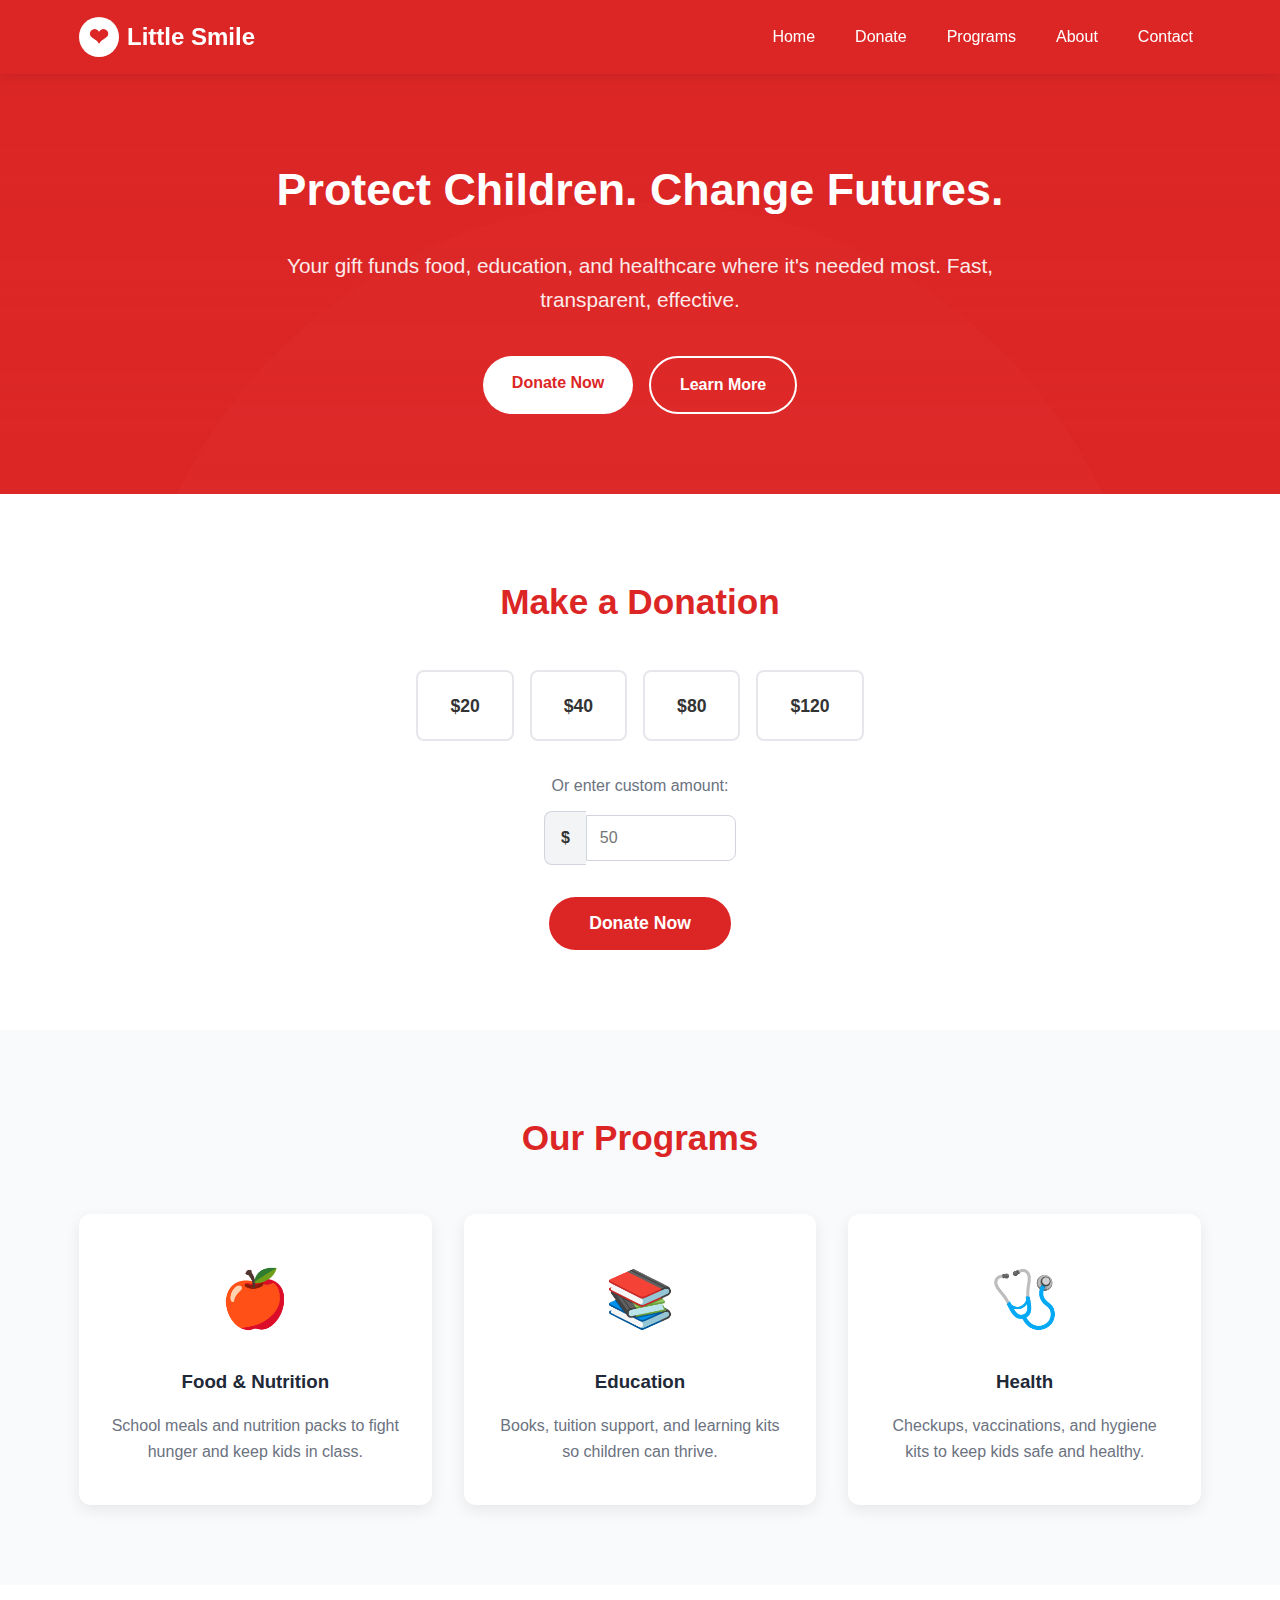
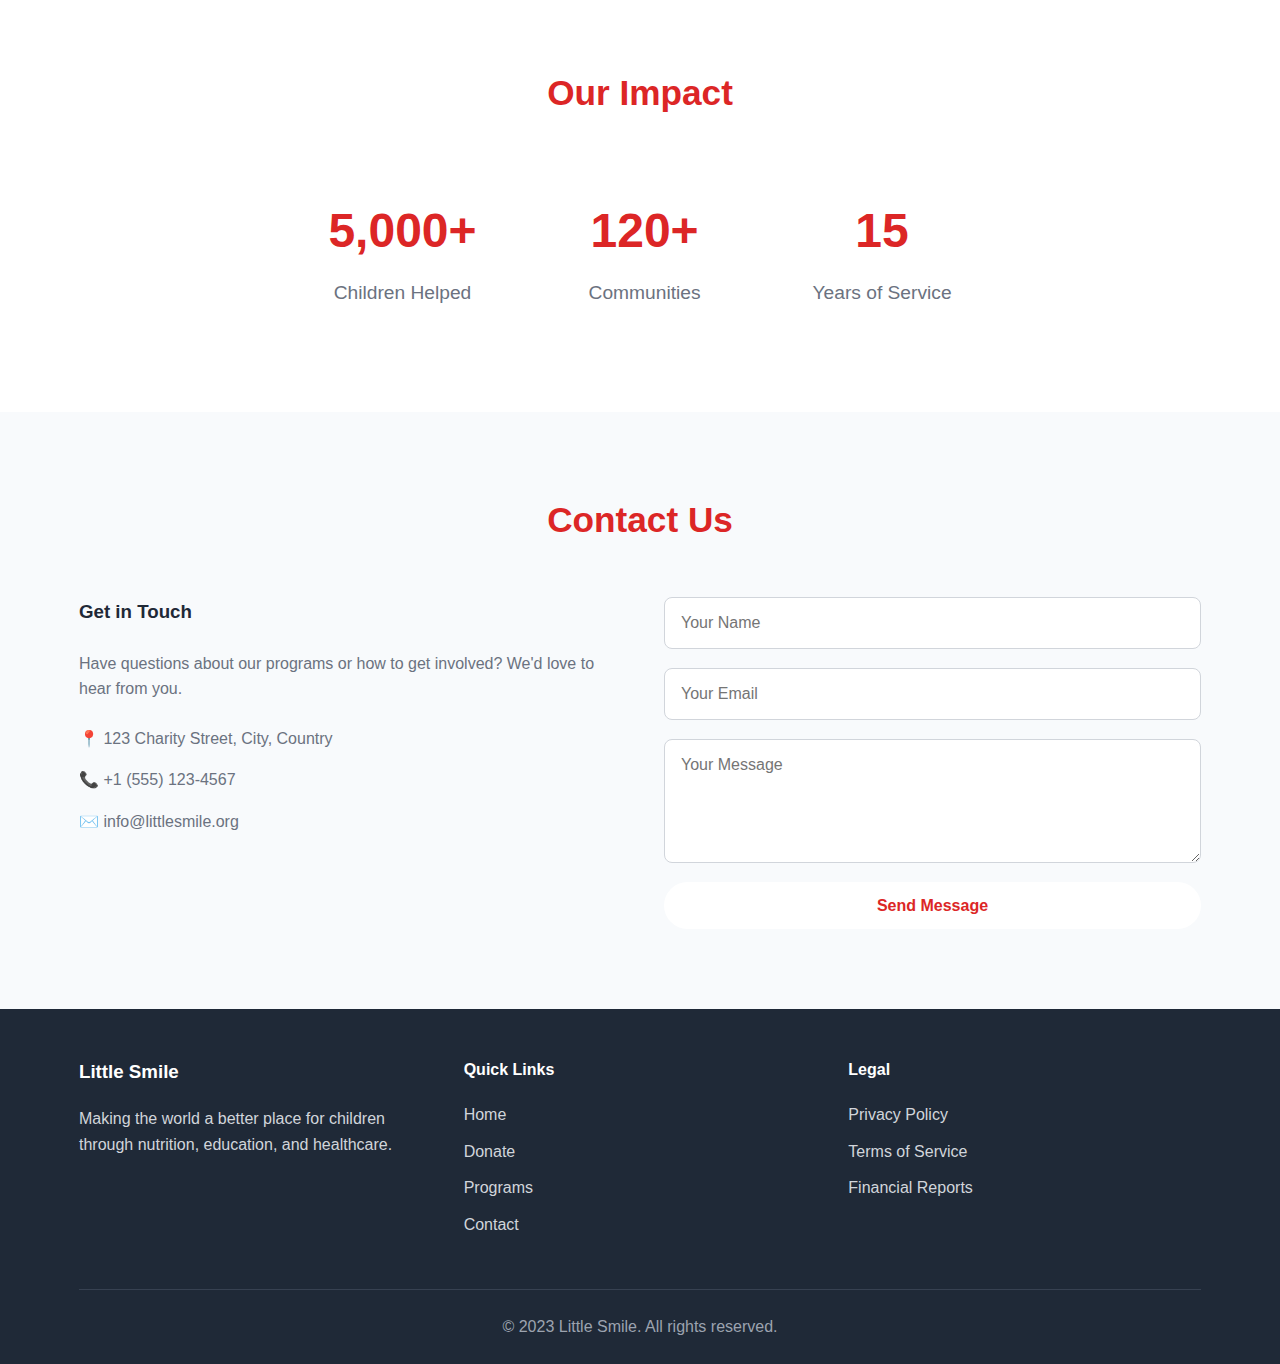
<file: index.html>
<!DOCTYPE html>
<html lang="en">
<head>
    <meta charset="UTF-8">
    <meta name="viewport" content="width=device-width, initial-scale=1.0">
    <title>Little Smile - Charity for Children</title>
    <link rel="stylesheet" href="styles.css">
</head>
<body>
    <!-- Header -->
    <header>
        <div class="container header-content">
            <a href="#" class="logo">
                <span class="logo-icon">❤</span>
                <span>Little Smile</span>
            </a>
            <nav>
                <a href="#">Home</a>
                <a href="#donate">Donate</a>
                <a href="#programs">Programs</a>
                <a href="#about">About</a>
                <a href="#contact">Contact</a>
            </nav>
        </div>
    </header>

    <!-- Hero Section -->
    <section class="hero">
        <div class="container hero-content">
            <h1>Protect Children. Change Futures.</h1>
            <p>Your gift funds food, education, and healthcare where it's needed most. Fast, transparent, effective.</p>
            <div class="cta-buttons">
                <a href="#donate" class="btn btn-primary">Donate Now</a>
                <a href="#programs" class="btn btn-secondary">Learn More</a>
            </div>
        </div>
    </section>

    <!-- Donation Section -->
    <section id="donate" class="donation-section">
        <div class="container">
            <h2>Make a Donation</h2>
            <div class="donation-options">
                <div class="option">$20</div>
                <div class="option">$40</div>
                <div class="option">$80</div>
                <div class="option">$120</div>
            </div>
            <div class="custom-amount">
                <p>Or enter custom amount:</p>
                <div class="input-group">
                    <span>$</span>
                    <input type="number" placeholder="50">
                </div>
            </div>
            <button class="btn btn-donate">Donate Now</button>
        </div>
    </section>

    <!-- Programs Section -->
    <section id="programs" class="programs-section">
        <div class="container">
            <h2>Our Programs</h2>
            <div class="programs-grid">
                <div class="program-card">
                    <div class="program-icon">🍎</div>
                    <h3>Food & Nutrition</h3>
                    <p>School meals and nutrition packs to fight hunger and keep kids in class.</p>
                </div>
                <div class="program-card">
                    <div class="program-icon">📚</div>
                    <h3>Education</h3>
                    <p>Books, tuition support, and learning kits so children can thrive.</p>
                </div>
                <div class="program-card">
                    <div class="program-icon">🩺</div>
                    <h3>Health</h3>
                    <p>Checkups, vaccinations, and hygiene kits to keep kids safe and healthy.</p>
                </div>
            </div>
        </div>
    </section>

    <!-- Impact Section -->
    <section class="impact-section">
        <div class="container">
            <h2>Our Impact</h2>
            <div class="impact-stats">
                <div class="stat">
                    <div class="stat-number">5,000+</div>
                    <div class="stat-label">Children Helped</div>
                </div>
                <div class="stat">
                    <div class="stat-number">120+</div>
                    <div class="stat-label">Communities</div>
                </div>
                <div class="stat">
                    <div class="stat-number">15</div>
                    <div class="stat-label">Years of Service</div>
                </div>
            </div>
        </div>
    </section>

    <!-- Contact Section -->
    <section id="contact" class="contact-section">
        <div class="container">
            <h2>Contact Us</h2>
            <div class="contact-content">
                <div class="contact-info">
                    <h3>Get in Touch</h3>
                    <p>Have questions about our programs or how to get involved? We'd love to hear from you.</p>
                    <div class="contact-details">
                        <p>📍 123 Charity Street, City, Country</p>
                        <p>📞 +1 (555) 123-4567</p>
                        <p>✉️ info@littlesmile.org</p>
                    </div>
                </div>
                <form class="contact-form">
                    <input type="text" placeholder="Your Name" required>
                    <input type="email" placeholder="Your Email" required>
                    <textarea placeholder="Your Message" rows="5" required></textarea>
                    <button type="submit" class="btn btn-primary">Send Message</button>
                </form>
            </div>
        </div>
    </section>

    <!-- Footer -->
    <footer>
        <div class="container">
            <div class="footer-content">
                <div class="footer-section">
                    <h3>Little Smile</h3>
                    <p>Making the world a better place for children through nutrition, education, and healthcare.</p>
                </div>
                <div class="footer-section">
                    <h4>Quick Links</h4>
                    <ul>
                        <li><a href="#">Home</a></li>
                        <li><a href="#donate">Donate</a></li>
                        <li><a href="#programs">Programs</a></li>
                        <li><a href="#contact">Contact</a></li>
                    </ul>
                </div>
                <div class="footer-section">
                    <h4>Legal</h4>
                    <ul>
                        <li><a href="#">Privacy Policy</a></li>
                        <li><a href="#">Terms of Service</a></li>
                        <li><a href="#">Financial Reports</a></li>
                    </ul>
                </div>
            </div>
            <div class="footer-bottom">
                <p>&copy; 2023 Little Smile. All rights reserved.</p>
            </div>
        </div>
    </footer>
</body>
</html>
</file>
<file: styles.css>
/* ===== GLOBAL STYLES ===== */
* {
    margin: 0;
    padding: 0;
    box-sizing: border-box;
}

body {
    font-family: 'Segoe UI', Tahoma, Geneva, Verdana, sans-serif;
    line-height: 1.6;
    color: #333;
    background-color: #f8fafc;
}

.container {
    width: 90%;
    max-width: 1200px;
    margin: 0 auto;
    padding: 0 15px;
}

/* ===== HEADER STYLES ===== */
header {
    background-color: #dc2626;
    color: white;
    padding: 1rem 0;
    position: sticky;
    top: 0;
    z-index: 100;
    box-shadow: 0 2px 10px rgba(0, 0, 0, 0.1);
}

.header-content {
    display: flex;
    justify-content: space-between;
    align-items: center;
}

.logo {
    display: flex;
    align-items: center;
    gap: 0.5rem;
    font-weight: bold;
    font-size: 1.5rem;
    text-decoration: none;
    color: white;
}

.logo-icon {
    background: white;
    color: #dc2626;
    width: 40px;
    height: 40px;
    border-radius: 50%;
    display: flex;
    align-items: center;
    justify-content: center;
    font-weight: bold;
}

nav {
    display: flex;
    gap: 1.5rem;
}

nav a {
    color: white;
    text-decoration: none;
    font-weight: 500;
    padding: 0.5rem;
    border-radius: 4px;
    transition: background-color 0.3s;
}

nav a:hover {
    background-color: rgba(255, 255, 255, 0.2);
}

/* ===== HERO SECTION ===== */
.hero {
    background: linear-gradient(rgba(220, 38, 38, 0.9), rgba(220, 38, 38, 0.8)), url('data:image/svg+xml;utf8,<svg xmlns="http://www.w3.org/2000/svg" width="100" height="100" viewBox="0 0 100 100"><rect width="100" height="100" fill="%23dc2626"/><circle cx="50" cy="50" r="40" fill="%23ef4444" opacity="0.5"/></svg>');
    background-size: cover;
    color: white;
    padding: 5rem 0;
    text-align: center;
}

.hero-content {
    max-width: 800px;
    margin: 0 auto;
}

.hero h1 {
    font-size: 2.8rem;
    margin-bottom: 1.5rem;
}

.hero p {
    font-size: 1.3rem;
    margin-bottom: 2.5rem;
    opacity: 0.9;
}

.cta-buttons {
    display: flex;
    justify-content: center;
    gap: 1rem;
}

.btn {
    display: inline-block;
    padding: 0.9rem 1.8rem;
    border-radius: 50px;
    text-decoration: none;
    font-weight: bold;
    transition: all 0.3s ease;
    border: none;
    cursor: pointer;
    font-size: 1rem;
}

.btn-primary {
    background: white;
    color: #dc2626;
}

.btn-primary:hover {
    transform: translateY(-3px);
    box-shadow: 0 10px 20px rgba(0, 0, 0, 0.2);
}

.btn-secondary {
    background: transparent;
    border: 2px solid white;
    color: white;
}

.btn-secondary:hover {
    background: white;
    color: #dc2626;
    transform: translateY(-3px);
    box-shadow: 0 10px 20px rgba(0, 0, 0, 0.2);
}

/* ===== DONATION SECTION ===== */
.donation-section {
    padding: 5rem 0;
    background: white;
    text-align: center;
}

.donation-section h2 {
    color: #dc2626;
    margin-bottom: 2.5rem;
    font-size: 2.2rem;
}

.donation-options {
    display: flex;
    justify-content: center;
    gap: 1rem;
    margin-bottom: 2rem;
    flex-wrap: wrap;
}

.option {
    padding: 1.2rem 2rem;
    border: 2px solid #e5e7eb;
    border-radius: 8px;
    cursor: pointer;
    font-weight: bold;
    font-size: 1.1rem;
    transition: all 0.3s ease;
}

.option:hover {
    border-color: #dc2626;
    transform: translateY(-3px);
    box-shadow: 0 5px 15px rgba(0, 0, 0, 0.1);
}

.custom-amount {
    margin-bottom: 2rem;
}

.custom-amount p {
    margin-bottom: 0.8rem;
    color: #6b7280;
}

.input-group {
    display: flex;
    justify-content: center;
    align-items: center;
}

.input-group span {
    background: #f3f4f6;
    padding: 0.8rem 1rem;
    border: 1px solid #d1d5db;
    border-right: none;
    border-radius: 8px 0 0 8px;
    font-weight: bold;
}

.input-group input {
    padding: 0.8rem;
    border: 1px solid #d1d5db;
    border-radius: 0 8px 8px 0;
    width: 150px;
    font-size: 1rem;
}

.btn-donate {
    background: #dc2626;
    color: white;
    padding: 1rem 2.5rem;
    font-size: 1.1rem;
}

.btn-donate:hover {
    background: #b91c1c;
    transform: translateY(-3px);
    box-shadow: 0 10px 20px rgba(220, 38, 38, 0.3);
}

/* ===== PROGRAMS SECTION ===== */
.programs-section {
    padding: 5rem 0;
    background: #f8fafc;
}

.programs-section h2 {
    text-align: center;
    color: #dc2626;
    margin-bottom: 3rem;
    font-size: 2.2rem;
}

.programs-grid {
    display: grid;
    grid-template-columns: repeat(auto-fit, minmax(300px, 1fr));
    gap: 2rem;
}

.program-card {
    background: white;
    padding: 2.5rem 2rem;
    border-radius: 12px;
    text-align: center;
    box-shadow: 0 5px 15px rgba(0, 0, 0, 0.08);
    transition: transform 0.3s ease, box-shadow 0.3s ease;
}

.program-card:hover {
    transform: translateY(-5px);
    box-shadow: 0 15px 30px rgba(0, 0, 0, 0.12);
}

.program-icon {
    font-size: 3.5rem;
    margin-bottom: 1.5rem;
}

.program-card h3 {
    margin-bottom: 1rem;
    color: #1f2937;
}

.program-card p {
    color: #6b7280;
    line-height: 1.6;
}

/* ===== IMPACT SECTION ===== */
.impact-section {
    padding: 5rem 0;
    background: white;
    text-align: center;
}

.impact-section h2 {
    color: #dc2626;
    margin-bottom: 3rem;
    font-size: 2.2rem;
}

.impact-stats {
    display: flex;
    justify-content: center;
    gap: 4rem;
    flex-wrap: wrap;
}

.stat {
    padding: 1.5rem;
}

.stat-number {
    font-size: 3rem;
    font-weight: bold;
    color: #dc2626;
    margin-bottom: 0.5rem;
}

.stat-label {
    font-size: 1.2rem;
    color: #6b7280;
}

/* ===== CONTACT SECTION ===== */
.contact-section {
    padding: 5rem 0;
    background: #f8fafc;
}

.contact-section h2 {
    text-align: center;
    color: #dc2626;
    margin-bottom: 3rem;
    font-size: 2.2rem;
}

.contact-content {
    display: grid;
    grid-template-columns: 1fr 1fr;
    gap: 3rem;
}

.contact-info h3 {
    margin-bottom: 1.5rem;
    color: #1f2937;
}

.contact-info p {
    margin-bottom: 1.5rem;
    color: #6b7280;
    line-height: 1.6;
}

.contact-details p {
    display: flex;
    align-items: center;
    gap: 0.5rem;
    margin-bottom: 1rem;
}

.contact-form {
    display: flex;
    flex-direction: column;
    gap: 1.2rem;
}

.contact-form input,
.contact-form textarea {
    padding: 1rem;
    border: 1px solid #d1d5db;
    border-radius: 8px;
    font-size: 1rem;
    font-family: inherit;
}

.contact-form textarea {
    resize: vertical;
}

/* ===== FOOTER ===== */
footer {
    background: #1f2937;
    color: white;
    padding: 3rem 0 1.5rem;
}

.footer-content {
    display: grid;
    grid-template-columns: repeat(auto-fit, minmax(250px, 1fr));
    gap: 2rem;
    margin-bottom: 2.5rem;
}

.footer-section h3,
.footer-section h4 {
    margin-bottom: 1.2rem;
    color: white;
}

.footer-section p {
    line-height: 1.6;
    color: #d1d5db;
}

.footer-section ul {
    list-style: none;
}

.footer-section ul li {
    margin-bottom: 0.7rem;
}

.footer-section ul li a {
    color: #d1d5db;
    text-decoration: none;
    transition: color 0.3s;
}

.footer-section ul li a:hover {
    color: white;
}

.footer-bottom {
    text-align: center;
    padding-top: 1.5rem;
    border-top: 1px solid #374151;
    color: #9ca3af;
}

/* ===== RESPONSIVE STYLES ===== */
@media (max-width: 992px) {
    .hero h1 {
        font-size: 2.4rem;
    }
    
    .contact-content {
        grid-template-columns: 1fr;
        gap: 2rem;
    }
}

@media (max-width: 768px) {
    .header-content {
        flex-direction: column;
        gap: 1rem;
    }
    
    nav {
        flex-wrap: wrap;
        justify-content: center;
    }
    
    .hero {
        padding: 3rem 0;
    }
    
    .hero h1 {
        font-size: 2rem;
    }
    
    .hero p {
        font-size: 1.1rem;
    }
    
    .cta-buttons {
        flex-direction: column;
        align-items: center;
    }
}
</file>
